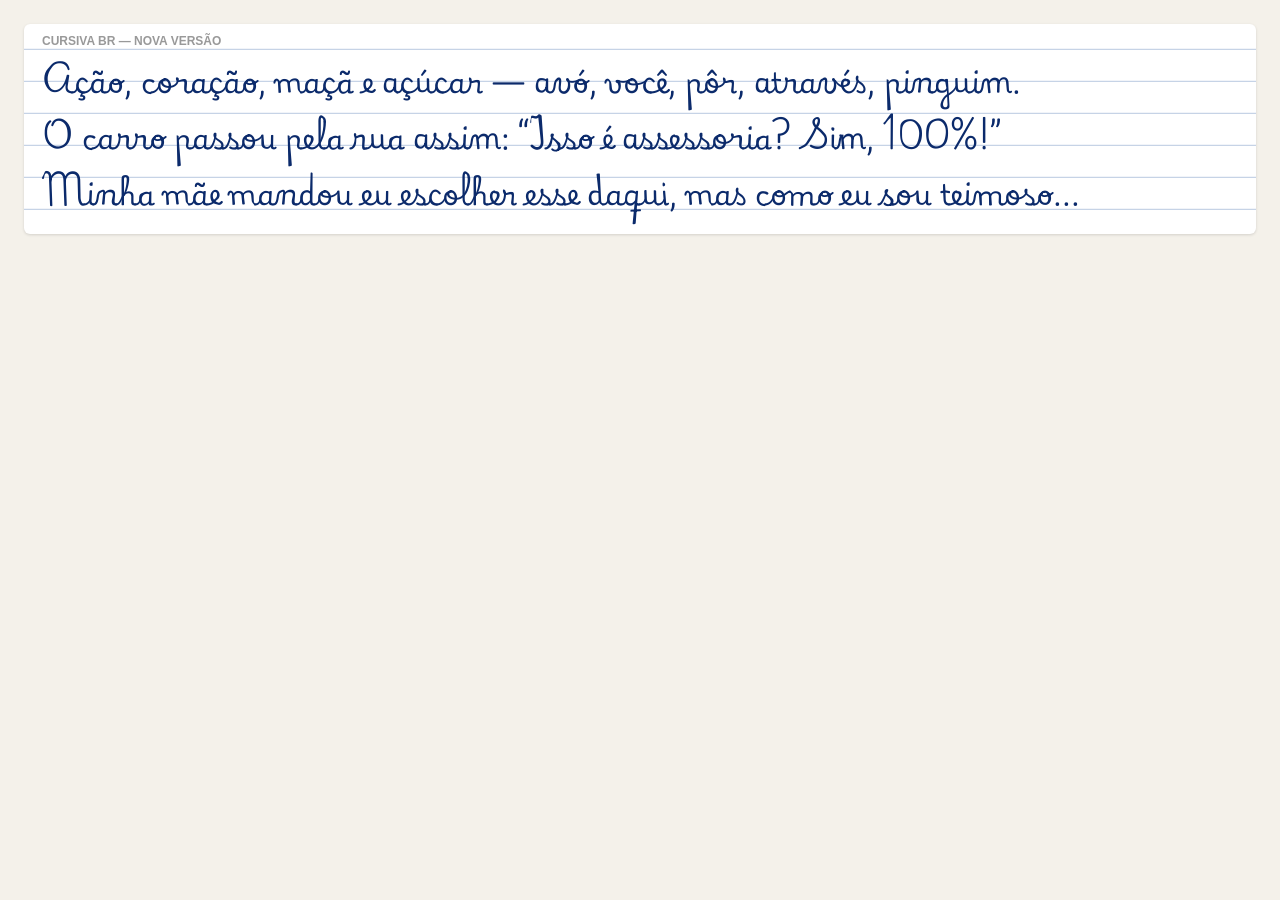
<file: amostra-cursiva.html>
<!doctype html>
<html lang="pt-BR"><head><meta charset="utf-8"><title>Cursiva BR</title>
<style>
@font-face { font-family: 'Nova'; src: url(fonts/humanizadas/CursivaBR.woff2?v=3); }
@font-face { font-family: 'Original'; src: url(https://fonts.gstatic.com/s/playwritebr/v4/kmKwZq0Ki5BpNQSxl4e6fh3b6ow.woff2); }
body { padding: 24px; background: #f4f1ea; font-family: sans-serif; margin: 0; }
.card { background: #fff; margin: 0 0 14px; padding: 10px 18px 14px; border-radius: 6px; box-shadow: 0 1px 3px #0002;
  background-image: linear-gradient(#b8c8e0 1px, transparent 1px); background-size: 100% 2em; background-position: 0 1.55em; }
.card h3 { font: 600 12px sans-serif; color: #999; margin: 0 0 4px; text-transform: uppercase; }
.t { font-size: 28px; line-height: 2em; color: #0b2a6b; }
</style></head><body>
<div class="card"><h3>Cursiva BR — nova versão</h3><div class="t" style="font-family:'Nova'">
Ação, coração, maçã e açúcar — avó, você, pôr, através, pinguim.<br>
O carro passou pela rua assim: “Isso é assessoria? Sim, 100%!”<br>
Minha mãe mandou eu escolher esse daqui, mas como eu sou teimoso...</div></div>
</body></html>
</file>
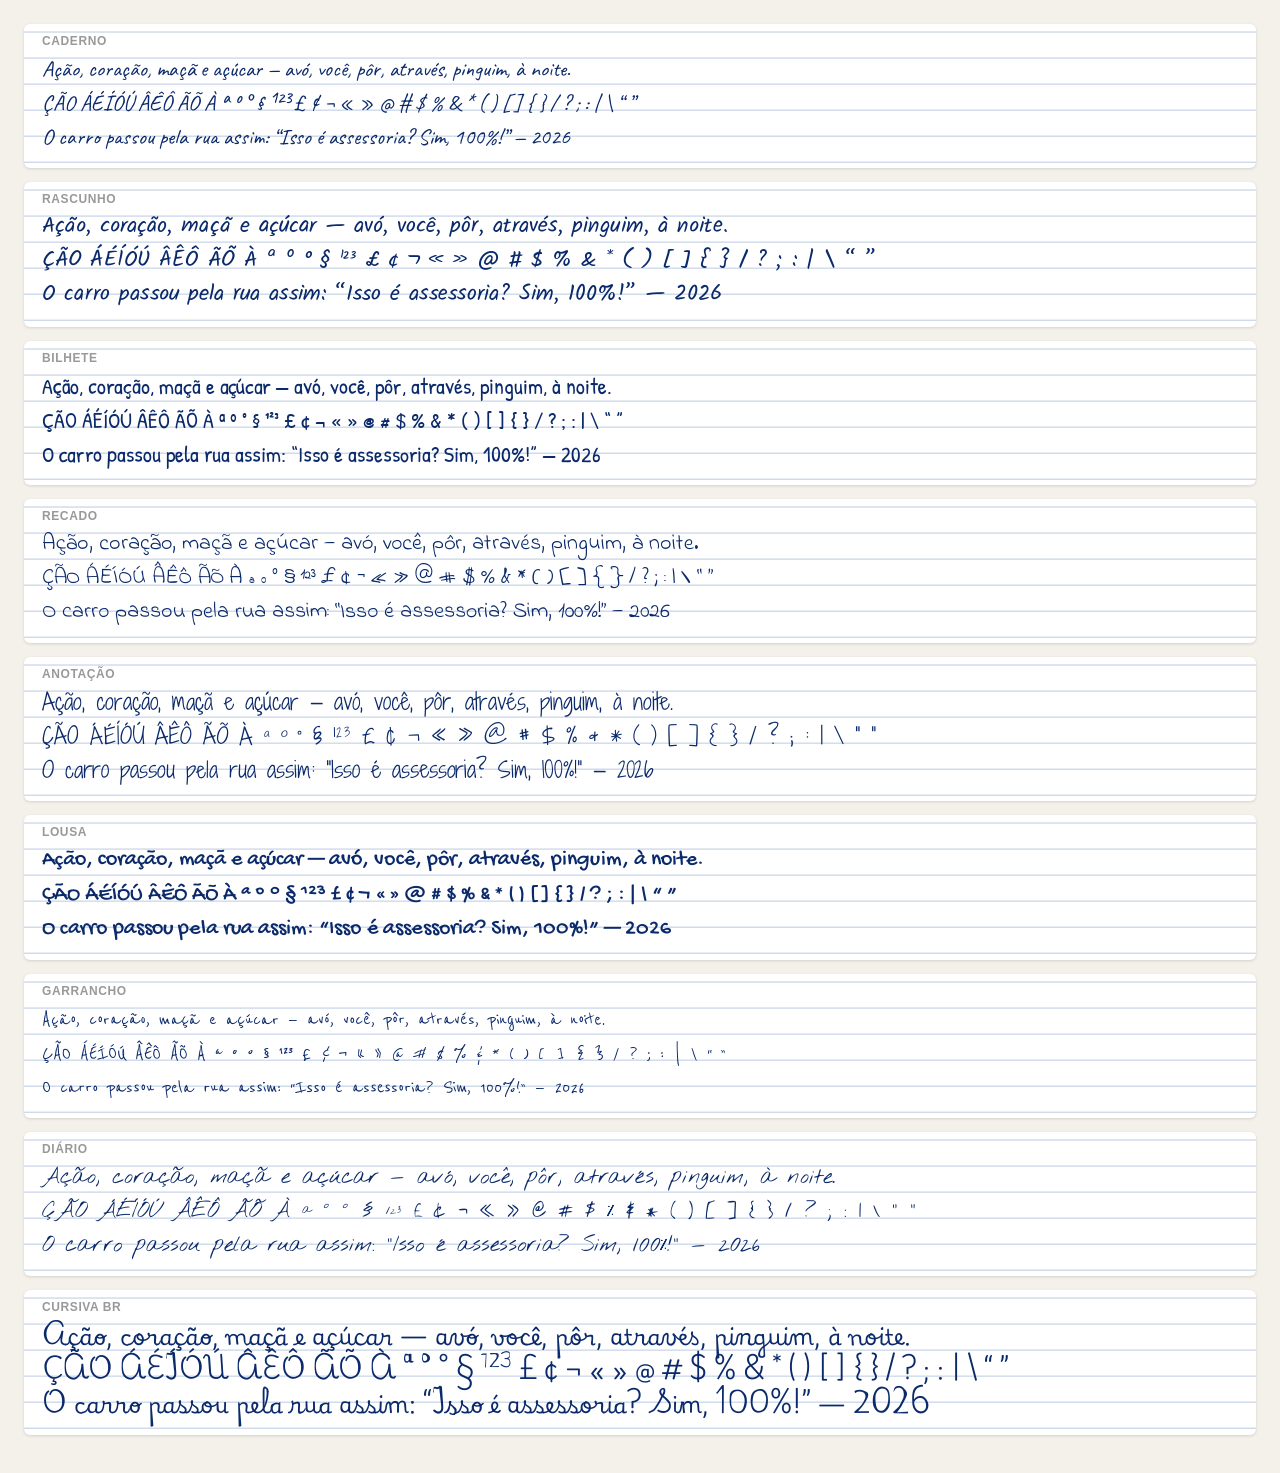
<file: amostra-fontes.html>
<!doctype html>
<html lang="pt-BR">
<head>
<meta charset="utf-8">
<title>Amostra das fontes</title>
<link rel="stylesheet" href="css/index.css">
<style>
body { padding: 24px; background: #f4f1ea; font-family: sans-serif; }
.card { background: #fff; margin: 0 0 14px; padding: 10px 18px 14px; border-radius: 6px; box-shadow: 0 1px 3px #0002;
  background-image: linear-gradient(#b8c8e0 1px, transparent 1px); background-size: 100% 1.55em; background-position: 0 .45em; }
.card h3 { font: 600 12px sans-serif; color: #999; margin: 0 0 4px; letter-spacing: .05em; text-transform: uppercase; }
.t { font-size: 22px; line-height: 1.55em; color: #0b2a6b; font-feature-settings: 'calt' 1; }
</style>
</head>
<body>
<div id="list"></div>
<script>
const fonts = ['Caderno', 'Rascunho', 'Bilhete', 'Recado', 'Anotação', 'Lousa', 'Garrancho', 'Diário', 'Cursiva BR'];
const txt = `Ação, coração, maçã e açúcar — avó, você, pôr, através, pinguim, à noite.<br>
ÇÃO ÁÉÍÓÚ ÂÊÔ ÃÕ À ª º ° § ¹²³ £ ¢ ¬ « » @ # $ % & * ( ) [ ] { } / ? ; : | \\ “ ”<br>
O carro passou pela rua assim: “Isso é assessoria? Sim, 100%!” — 2026`;
document.getElementById('list').innerHTML = fonts.map(f =>
  `<div class="card"><h3>${f}</h3><div class="t" style="font-family:'${f}'">${txt}</div></div>`).join('');
</script>
</body>
</html>
</file>
<file: css/index.css>
/* CSS Variables */
html,
body {
  margin: 0px;
}
body {
  --background-primary: #fff;
  --font-color-primary: #333;
  --elevation-background: #f3f3f3;
  --link-color: #006eb8;
  --font-family-primary: 'Roboto', Arial;
  --handwriting-font: 'Caderno', cursive;
  --primary-color: #1a73e8;
  --ink-color: #000f55;
  --label-color: #333;
  --field-borders: #e0e0e0;
  --primary-button-bg: #1d1d1d;
  --primary-button-color: #eee;
  --font-color-delete: #dc3545;
  --delete-button-borders: #dc3545;

  width: 100%;
  overflow-x: hidden;
}
body.dark {
  --background-primary: #121212;
  --font-color-primary: #ccc;
  --elevation-background: #1d1d1d;
  --link-color: #09f;
  --label-color: #aaa;
  --field-borders: #222;
  --primary-button-bg: #eee;
  --primary-button-color: #111;
  --delete-button-borders: #e76f7b;
  --font-color-delete: #e76f7b;
}
@font-face {
  font-family: 'Hindi_Font';
  src: url(../fonts/Hindi_Type.ttf);
}

/* Fontes humanizadas com suporte a ABNT2 (ver fonts/humanizadas/README.md) */
@font-face {
  font-family: 'Caderno';
  src: url(../fonts/humanizadas/Caderno.woff2) format('woff2');
  font-display: swap;
}
@font-face {
  font-family: 'Rascunho';
  src: url(../fonts/humanizadas/Rascunho.woff2) format('woff2');
  font-display: swap;
}
@font-face {
  font-family: 'Bilhete';
  src: url(../fonts/humanizadas/Bilhete.woff2) format('woff2');
  font-display: swap;
}
@font-face {
  font-family: 'Recado';
  src: url(../fonts/humanizadas/Recado.woff2) format('woff2');
  font-display: swap;
}
@font-face {
  font-family: 'Anotação';
  src: url(../fonts/humanizadas/Anotacao.woff2) format('woff2');
  font-display: swap;
}
@font-face {
  font-family: 'Lousa';
  src: url(../fonts/humanizadas/Lousa.woff2) format('woff2');
  font-display: swap;
}
@font-face {
  font-family: 'Garrancho';
  src: url(../fonts/humanizadas/Garrancho.woff2) format('woff2');
  font-display: swap;
}
@font-face {
  font-family: 'Diário';
  src: url(../fonts/humanizadas/Diario.woff2) format('woff2');
  font-display: swap;
}
@font-face {
  font-family: 'Cursiva BR';
  src: url(../fonts/humanizadas/CursivaBR.woff2) format('woff2');
  font-display: swap;
}

/* Default CSS Changes */
* {
  box-sizing: border-box;
}
body {
  background-color: var(--background-primary);
  color: var(--font-color-primary);
  padding: 100px 100px;
  font-size: 1.05rem;
  font-family: var(--font-family-primary);
}
a {
  text-decoration: none;
  color: var(--link-color);
}
section {
  padding: 20px 0px;
}
button {
  border: none;
  background-color: var(--elevation-background);
  color: var(--font-color-primary);
  border-radius: 6px;
  cursor: pointer;
  padding: 10px 20px;
}

h1 {
  font-size: 3rem;
}

label {
  color: var(--label-color);
  font-size: 0.75rem;
}

label.block {
  display: block;
  padding-bottom: 5px;
}

select {
  background: url('../images/dropdown.svg') no-repeat;
  background-position: calc(100% - 14px) center;
  border: none;
  color: #333;
  border-radius: 4px;
  font-size: 0.9rem;
  display: block;
  -moz-appearance: none;
  -webkit-appearance: none;
}

option {
  color: #333;
}

body.dark select {
  background: url('../images/dropdown-white.svg') no-repeat;
  background-position: calc(100% - 14px) center;
}

input {
  padding: 8px 13px;
  border-radius: 4px;
  border: 1px solid var(--elevation-background);
  color: var(--font-color-primary);
  background-color: transparent;
  display: block;
}
input[type='number']::-webkit-outer-spin-button,
input[type='number']::-webkit-inner-spin-button {
  -webkit-appearance: none;
  margin: 0;
}
input[type='number'] {
  -moz-appearance: textfield !important;
  -webkit-appearance: none;
  width: 100%;
}

/* global classes */
ul.info-ul {
  padding-left: 20px;
}

ul.info-ul > li {
  padding: 5px 5px;
}

.shadow {
  box-shadow: 12px 12px 24px 0 rgba(0, 0, 0, 0.2);
}
.display-flex {
  display: flex;
}
.display-flex.padded-flex > div {
  padding: 0px 10px;
}
.display-flex.padded-flex > div:first-child {
  padding-left: unset;
}
.flex-1 {
  flex: 1;
}
.padding-around {
  padding-right: 30px;
  padding-left: 30px;
}
.padding-up-down {
  padding-top: 6px;
  padding-bottom: 7px;
}

/* Other Styles */
.generate-image-section {
  padding: 10px 10px;
  font-size: 1.2rem;
}
.generate-image-button {
  background-color: var(--primary-button-bg);
  color: var(--primary-button-color);
  font-size: 1rem;
}
.github-corner {
  position: absolute;
  top: 0;
  z-index: 99999;
  right: 0px;
}
body.dark .github-corner {
  filter: invert(100%);
}
.imp-button {
  color: var(--font-color-primary);
  border: 1px solid var(--font-color-primary);
}
.delete-button {
  color: var(--font-color-delete);
  border: 1px solid var(--delete-button-borders);
  background-color: var(--elevation-background);
}
.customization-col {
  padding: 0px 50px !important;
}

.left-margin-and-content {
  min-height: calc(100% - 50px);
}

.sponsor-name-section {
  padding: 50px 0px;
}
.sponsor-container {
  display: inline-block;
  color: var(--font-color-primary);
}
.sponsor-title {
  display: block;
  text-align: center;
  font-size: 1.6rem;
  font-weight: bold;
}

/* Ativa a alternância das variantes de letra das fontes humanizadas */
.page-a {
  font-feature-settings: 'calt' 1;
  width: 400px;
  height: calc(11.7 * 400px / 8.3); /* A4 Ratio */
  background: #fff;
  border: 1px solid var(--elevation-background);
  font-size: 10pt;
  position: relative;
  top: 0px;
  font-family: var(--handwriting-font);
  color: var(--ink-color);
  line-height: 1.5em;
  overflow-y: auto;
  scrollbar-color: transparent;
  scrollbar-width: thin;
}
.paper-content {
  margin: 10px;
  width: 100%;
}
.page-a.lines .paper-content {
  background-image: linear-gradient(#999 0.05em, transparent 0.1em);
  background-color: unset !important;
  background-size: 100% 1.5em;
}

.margined .paper-content {
  padding: 5px;
  margin: 0px;
  padding-left: 55px;
}

.left-margin,
.top-margin {
  display: none;
}

.margined .top-margin {
  height: 50px;
  border-bottom: 2px solid pink;
  width: 100%;
  display: block;
  overflow-y: auto;
}

.margined .left-margin {
  width: 50px;
  height: calc(100%);
  display: inline-block;
  border-right: 2px solid pink;
  top: 0px;
  padding-top: 50px;
  overflow-x: hidden;
  position: absolute;
  left: 0;
}

.overlay {
  position: absolute;
  top: 0;
  left: 0;
  height: 100%;
  width: 100%;
  display: none;
}

.overlay.shadows {
  display: block;
  /* background-image: linear-gradient(10deg, #000a, #0001); */
}

/* OUTPUT */
.output {
  width: 100%;
  padding: 30px;
  white-space: nowrap;
  overflow-x: auto;
  border: 1px solid var(--elevation-background);
}
.output .close-button {
  position: absolute;
  right: -3px;
  top: -11px;
  border-radius: 100%;
  padding: 4px 10px;
  background-color: #333;
  color: #fff;
  font-size: 15pt;
  font-weight: bold;
}
.download-image-button {
  display: inline-block;
  text-align: center;
  margin-top: 10px;
  background-color: #1d1d1d;
  color: #ccc;
  font-weight: bold;
  font-size: 0.9rem;
  padding: 10px 15px;
  border-radius: 8px;
}
#download-as-pdf-button {
  display: none;
}
#download-as-pdf-button.show {
  display: inline-block;
}
#delete-all-button {
  display: none;
}
#delete-all-button.show {
  display: inline-block;
}
.output img {
  width: 300px;
  margin: 0px 10px;
}

#faq p {
  overflow-wrap: break-word;
  overflow: hidden;
  width: 100%;
}

#covid-donations ul li {
  padding: 5px 0px;
}

.donations-list {
  padding: 58px 0px;
  text-align: center;
}

@media (max-width: 768px) {
  body {
    padding: 100px 10px;
  }
  h1 {
    margin-top: 20px;
    font-size: 3rem;
  }
  .padding-around {
    padding-left: 5px;
    padding-right: 5px;
  }
  .display-flex.responsive-flex {
    flex-direction: column;
  }
  .customization-col {
    padding: 100px 5px !important;
  }
  .page-container {
    width: 100%;
    overflow-x: scroll;
  }

  .page-container-super {
    display: flex;
    flex-direction: column;
  }

  .output img {
    width: 200px;
    margin: 0px 10px;
  }

  .project-contributors {
    width: 100%;
    overflow-x: scroll;
    overflow-y: hidden;
    white-space: nowrap;
  }

  .contributor-profile {
    width: 7.5em;
    height: 150px;
  }

  .contributor-username {
    font-size: 9pt;
  }
}

fieldset {
  padding: 17px 20px;
  border-radius: 5px;
  border: 1px solid var(--field-borders);
  margin-top: 16px;
}

legend {
  font-size: 0.88rem;
  padding: 0px 6px;
  color: var(--font-color-primary);
}

select,
input {
  width: 100%;
  border: 1px solid var(--field-borders);
  padding: 10px;
  padding-right: 30px;
  color: var(--font-color-primary);
}

input[type='file']::-webkit-file-upload-button {
  display: none;
}
input[type='file']::before {
  content: 'Choose File';
  display: inline-block;
  background-color: var(--background-primary);
  white-space: nowrap;
  -webkit-user-select: none;
  cursor: pointer;
}

.postfix-input {
  position: relative;
}
.postfix-input label {
  display: block;
  margin-bottom: 5px;
}

.postfix-input::after {
  content: attr(data-postfix);
  position: absolute;
  right: 25px;
  bottom: 12px;
  font-size: 12px;
}

.upload-handwriting-container {
  margin-top: -10px;
}

.experimental {
  opacity: 0.8;
  cursor: not-allowed;
}

.category-grid {
  display: grid;
  grid-gap: 10px;
  grid-auto-flow: column;
  grid-auto-columns: 1fr;
}

.fade-in-dark,
.fade-in-light {
  transition: 0.3s ease;
}

@media (max-width: 768px) {
  .category-grid {
    grid-auto-flow: row;
    grid-auto-rows: 1fr;
  }
}

/*To generate margin between download as pdf and delete button in small screens*/
@media (max-width: 430px) {
  .delete-button {
    margin-top: 10px;
  }
}
</file>
